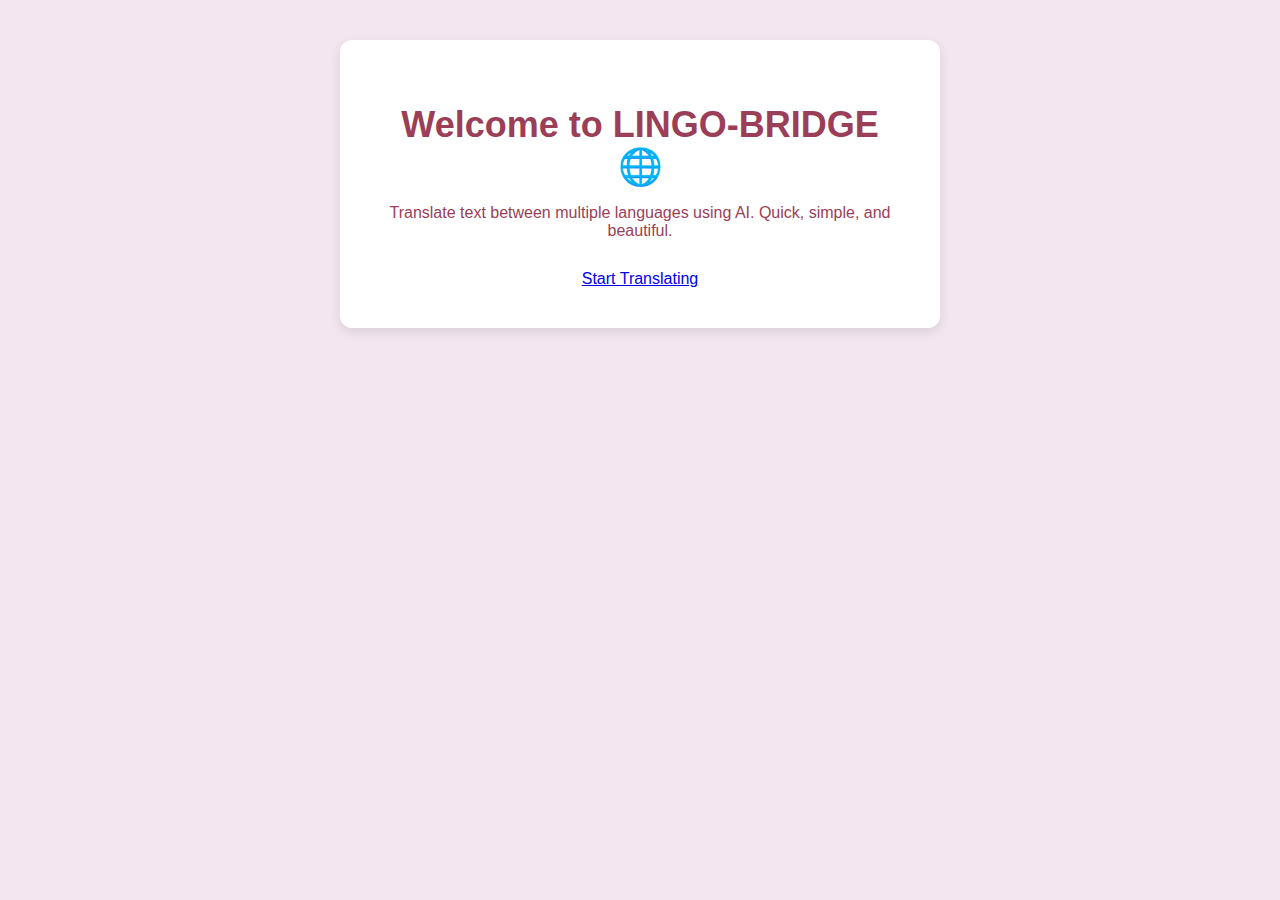
<file: index.html>
<!DOCTYPE html>
<html lang="en">
<head>
  <meta charset="UTF-8" />
  <meta name="viewport" content="width=device-width, initial-scale=1.0"/>
  <title>Welcome | LINGO-BRIDGE</title>
  <link rel="stylesheet" href="style.css" />
  <link rel="icon" href="https://cdn-icons-png.flaticon.com/512/2950/2950713.png" />
</head>
<body class="home-page">
  <div class="container">
    <h1>Welcome to LINGO-BRIDGE 🌐</h1>
    <p class="description">Translate text between multiple languages using AI. Quick, simple, and beautiful.</p>
    <a href="translate.html" class="btn">Start Translating</a>
  </div>
</body>
</html>
</file>
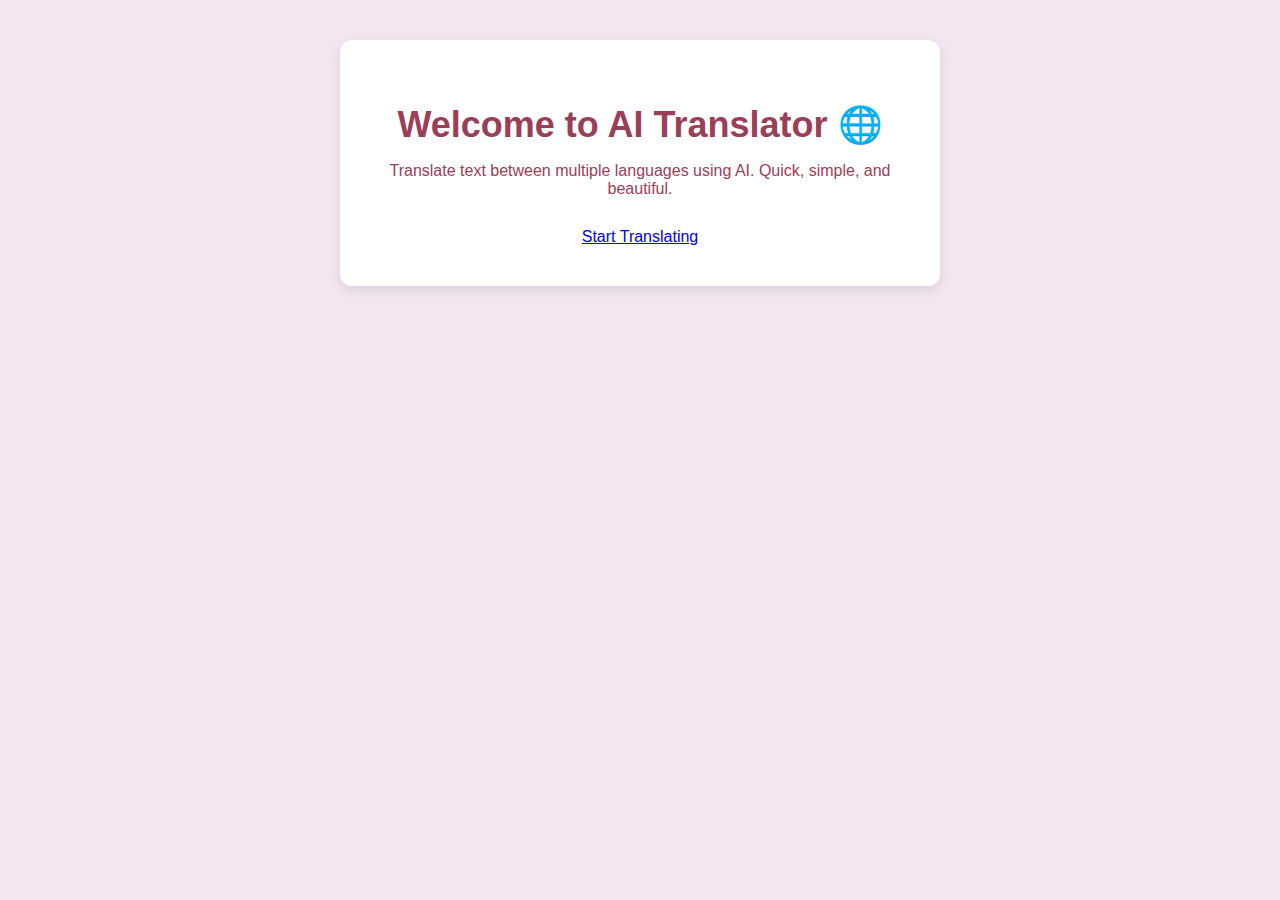
<file: home.html>
<!DOCTYPE html>
<html lang="en">
<head>
  <meta charset="UTF-8" />
  <meta name="viewport" content="width=device-width, initial-scale=1.0"/>
  <title>Welcome | AI Translator</title>
  <link rel="stylesheet" href="style.css" />
  <link rel="icon" href="https://cdn-icons-png.flaticon.com/512/2950/2950713.png" />
</head>
<body class="home-page">
  <div class="container">
    <h1>Welcome to AI Translator 🌐</h1>
    <p class="description">Translate text between multiple languages using AI. Quick, simple, and beautiful.</p>
    <a href="index.html" class="btn">Start Translating</a>
  </div>
</body>
</html>
</file>
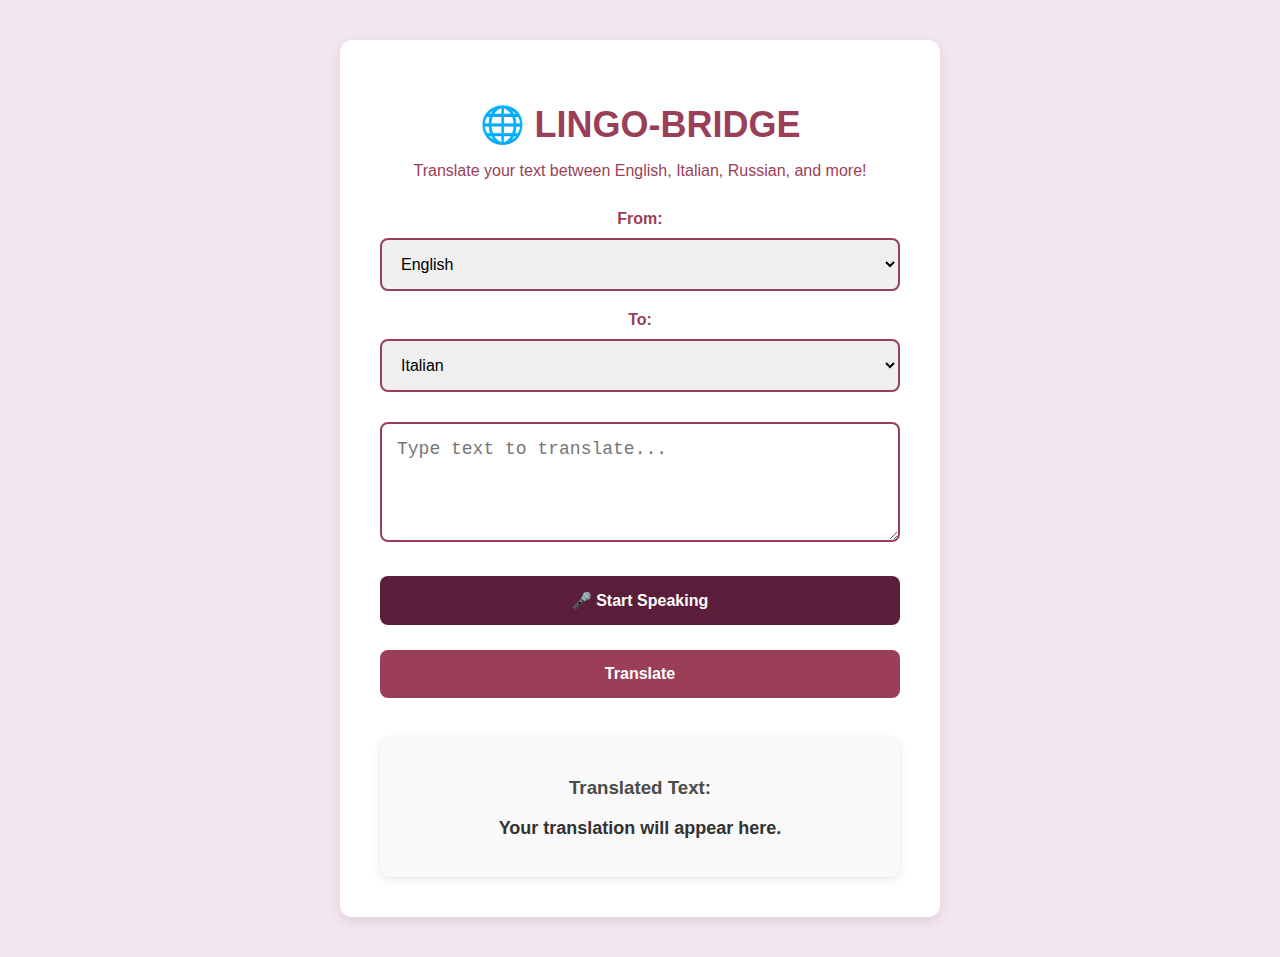
<file: translate.html>
<!DOCTYPE html>
<html lang="en">
<head>
  <meta charset="UTF-8" />
  <meta name="viewport" content="width=device-width, initial-scale=1.0" />
  <title>LINGO-BRIDGE</title>
  <link rel="stylesheet" href="style.css" />
</head>
<body>
  <div class="container">
    <h1>🌐 LINGO-BRIDGE</h1>
    <p class="description">Translate your text between English, Italian, Russian, and more!</p>

    <label for="fromLang">From:</label>
    <select id="fromLang">
      <option value="en">English</option>
      <option value="it">Italian</option>
      <option value="ru">Russian</option>
      <option value="fr">French</option>
      <option value="es">Spanish</option>
    </select>

    <label for="toLang">To:</label>
    <select id="toLang">
      <option value="it">Italian</option>
      <option value="ru">Russian</option>
      <option value="en">English</option>
      <option value="fr">French</option>
      <option value="es">Spanish</option>
    </select>

    <textarea id="inputText" placeholder="Type text to translate..." rows="5"></textarea>

    <button onclick="startVoice()" id="micBtn">🎤 Start Speaking</button>
    <button onclick="translateText()">Translate</button>

    <div id="resultBox">
      <h3>Translated Text:</h3>
      <p id="result">Your translation will appear here.</p>
    </div>
  </div>

  <script src="script.js"></script>
</body>
</html>
</file>
<file: style.css>
/* Reset default margin and padding */
* {
    box-sizing: border-box;
  }
  
  body {
    background: #f3e6f0; /* Light lavender background */
    font-family: 'Segoe UI', Tahoma, Geneva, Verdana, sans-serif;
    margin: 0;
    padding: 0;
    color: #4b4b4b; /* Dark text for readability */
  }
  
  .container {
    max-width: 600px;
    background: #ffffff;
    margin: 40px auto;
    padding: 40px;
    border-radius: 12px;
    box-shadow: 0 4px 12px rgba(0, 0, 0, 0.1);
    text-align: center;
  }
  
  h1 {
    color: #9b3e58; /* Burgundy */
    font-size: 36px;
    font-weight: 700;
    margin-bottom: 10px;
  }
  
  .description {
    color: #9b3e58; /* Burgundy */
    margin-bottom: 30px;
    font-size: 16px;
  }
  
  label {
    font-size: 16px;
    font-weight: 600;
    margin-bottom: 5px;
    color: #9b3e58;
  }
  
  select, textarea, button {
    width: 100%;
    padding: 15px;
    margin-top: 10px;
    margin-bottom: 20px;
    font-size: 16px;
    border: 2px solid #9b3e58;
    border-radius: 8px;
    outline: none;
    transition: all 0.3s ease;
  }
  
  select:focus, textarea:focus, button:focus {
    border-color: #5a1e3b; /* Darker burgundy on focus */
  }
  
  textarea {
    height: 120px;
    font-size: 18px;
    color: #333;
  }
  
  button {
    background: #9b3e58; /* Burgundy */
    color: white;
    cursor: pointer;
    border: none;
    transition: background 0.3s ease;
    font-weight: bold;
  }
  
  button:hover {
    background: #7a2942; /* Darker burgundy on hover */
  }
  
  #micBtn {
    background: #5a1e3b; /* Darker Burgundy */
    margin-bottom: 15px;
  }
  
  #micBtn:hover {
    background: #7a2942; /* Darker on hover */
  }
  
  #resultBox {
    background: #f9f9f9;
    padding: 20px;
    border-radius: 8px;
    margin-top: 20px;
    box-shadow: 0 2px 8px rgba(0, 0, 0, 0.1);
  }
  
  #result {
    font-size: 18px;
    color: #333;
    font-weight: 600;
  }
  
  button:active {
    transform: scale(0.98); /* Slight shrink effect when clicked */
  }
</file>
